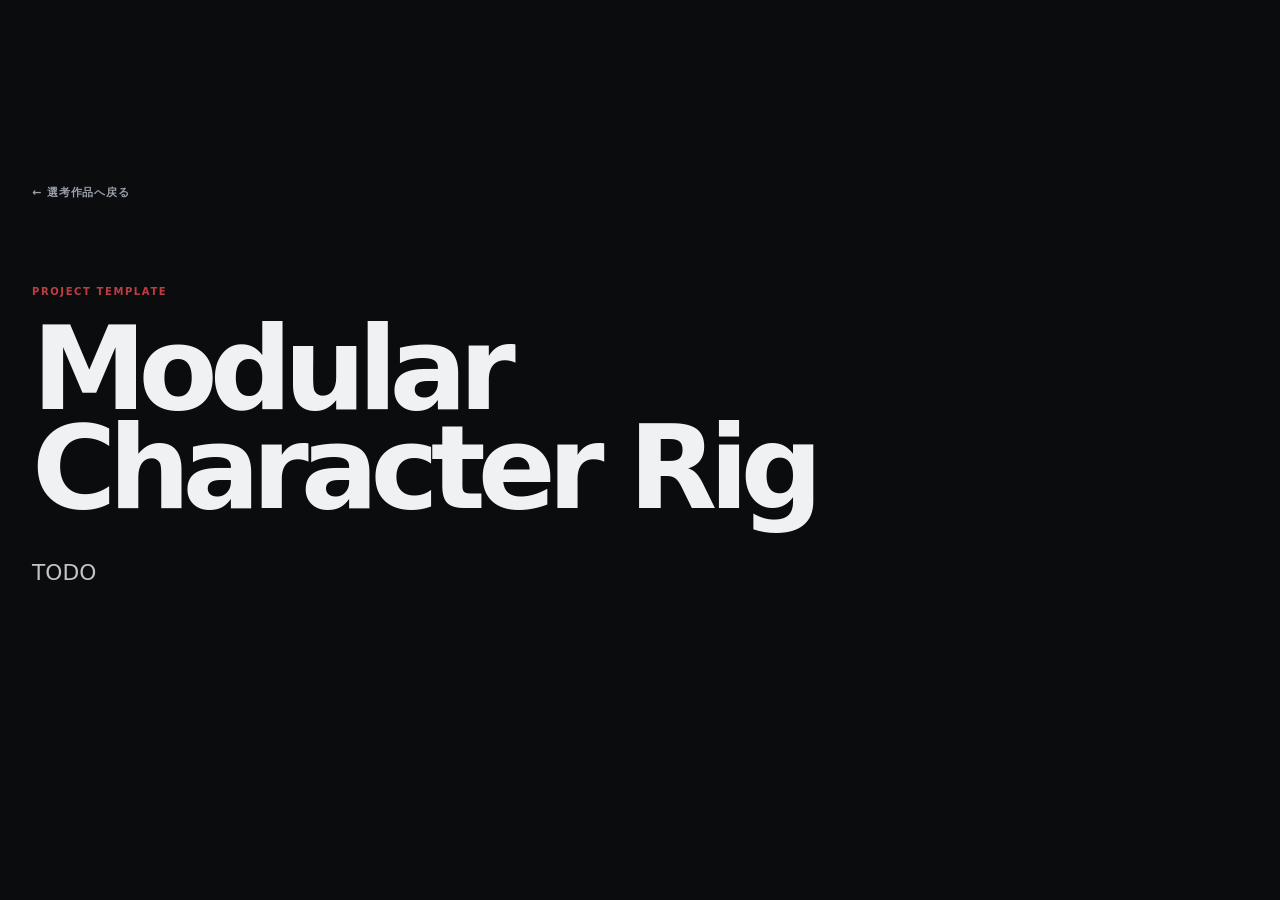
<file: projects/modular-character-rig.html>
<!doctype html><html lang="en"><head><meta charset="utf-8"><meta name="viewport" content="width=device-width,initial-scale=1"><meta name="robots" content="noindex,nofollow"><title>Planned Project Template | Jongyoon Kim</title><link rel="stylesheet" href="../css/reset.css"><link rel="stylesheet" href="../css/style.css"><link rel="stylesheet" href="../css/project.css"><script src="../data/projects.js" defer></script><script src="../data/translations.js" defer></script><script src="../js/i18n.js" defer></script><script src="../js/project-detail.js" defer></script></head><body data-project-id="modular-character-rig"><main id="project-detail" class="project-page"></main></body></html>
</file>
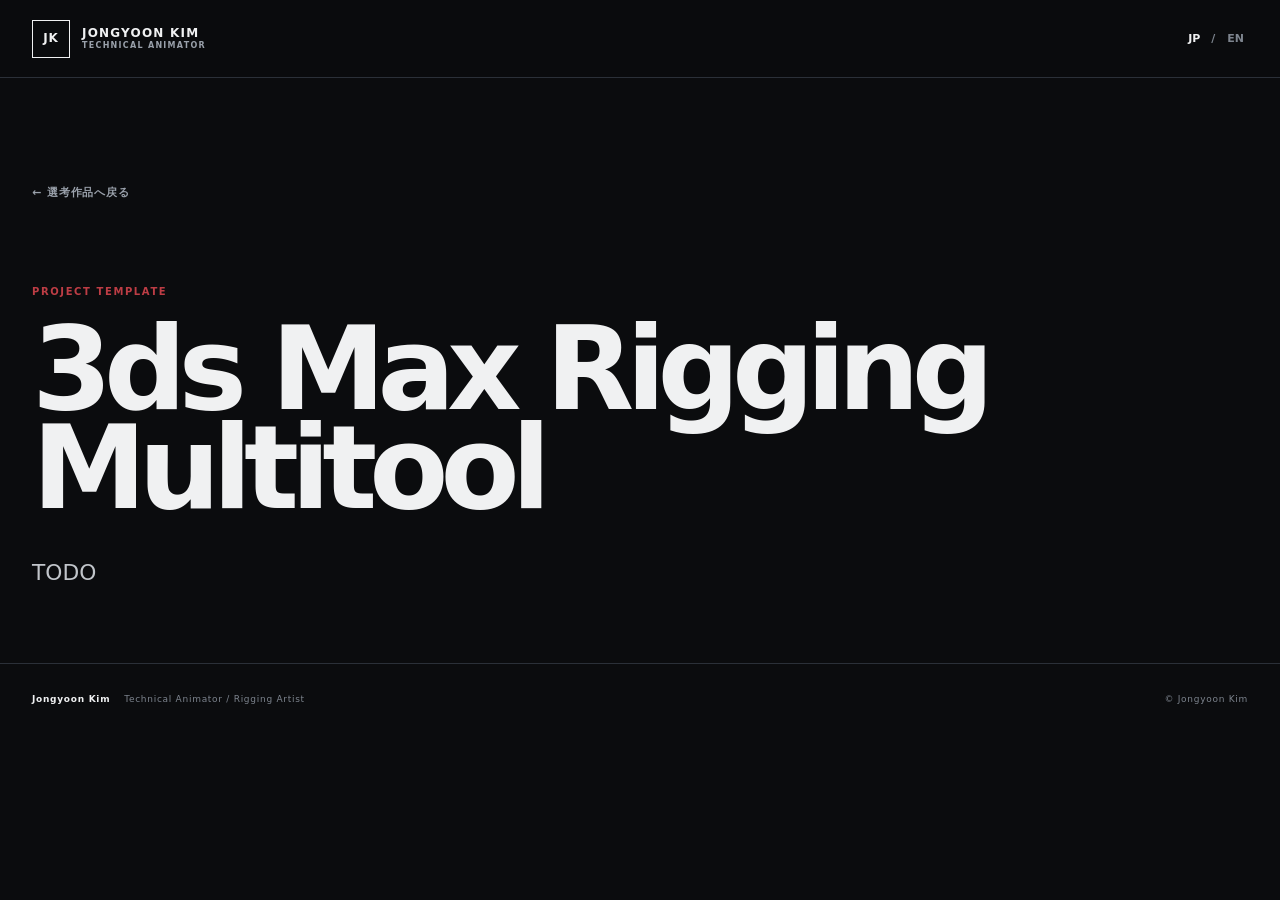
<file: projects/rigging-multitool.html>
<!doctype html><html lang="ja"><head><meta charset="utf-8"><meta name="viewport" content="width=device-width,initial-scale=1"><meta name="description" content="3ds Max Rigging Multitool — a MaxScript automation project by Jongyoon Kim."><meta name="theme-color" content="#0b0c0e"><title>3ds Max Rigging Multitool | Jongyoon Kim</title><link rel="stylesheet" href="../css/reset.css"><link rel="stylesheet" href="../css/style.css"><link rel="stylesheet" href="../css/project.css"><script src="../data/projects.js" defer></script><script src="../data/translations.js" defer></script><script src="../js/i18n.js" defer></script><script src="../js/project-detail.js" defer></script></head><body data-project-id="rigging-multitool"><a class="skip-link" href="#project-detail">Skip to content</a><header class="site-header is-scrolled"><div class="shell header-inner"><a class="brand" href="../index.html"><span class="brand-mark" aria-hidden="true">JK</span><span class="brand-copy">JONGYOON KIM<small>TECHNICAL ANIMATOR</small></span></a><div class="language-switch" aria-label="Language"><button type="button" data-lang="ja" aria-pressed="true">JP</button><span>/</span><button type="button" data-lang="en" aria-pressed="false">EN</button></div></div></header><main id="project-detail" class="project-page"></main><footer class="site-footer"><div class="shell"><div><strong>Jongyoon Kim</strong><span>Technical Animator / Rigging Artist</span></div><p>© Jongyoon Kim</p></div></footer></body></html>
</file>
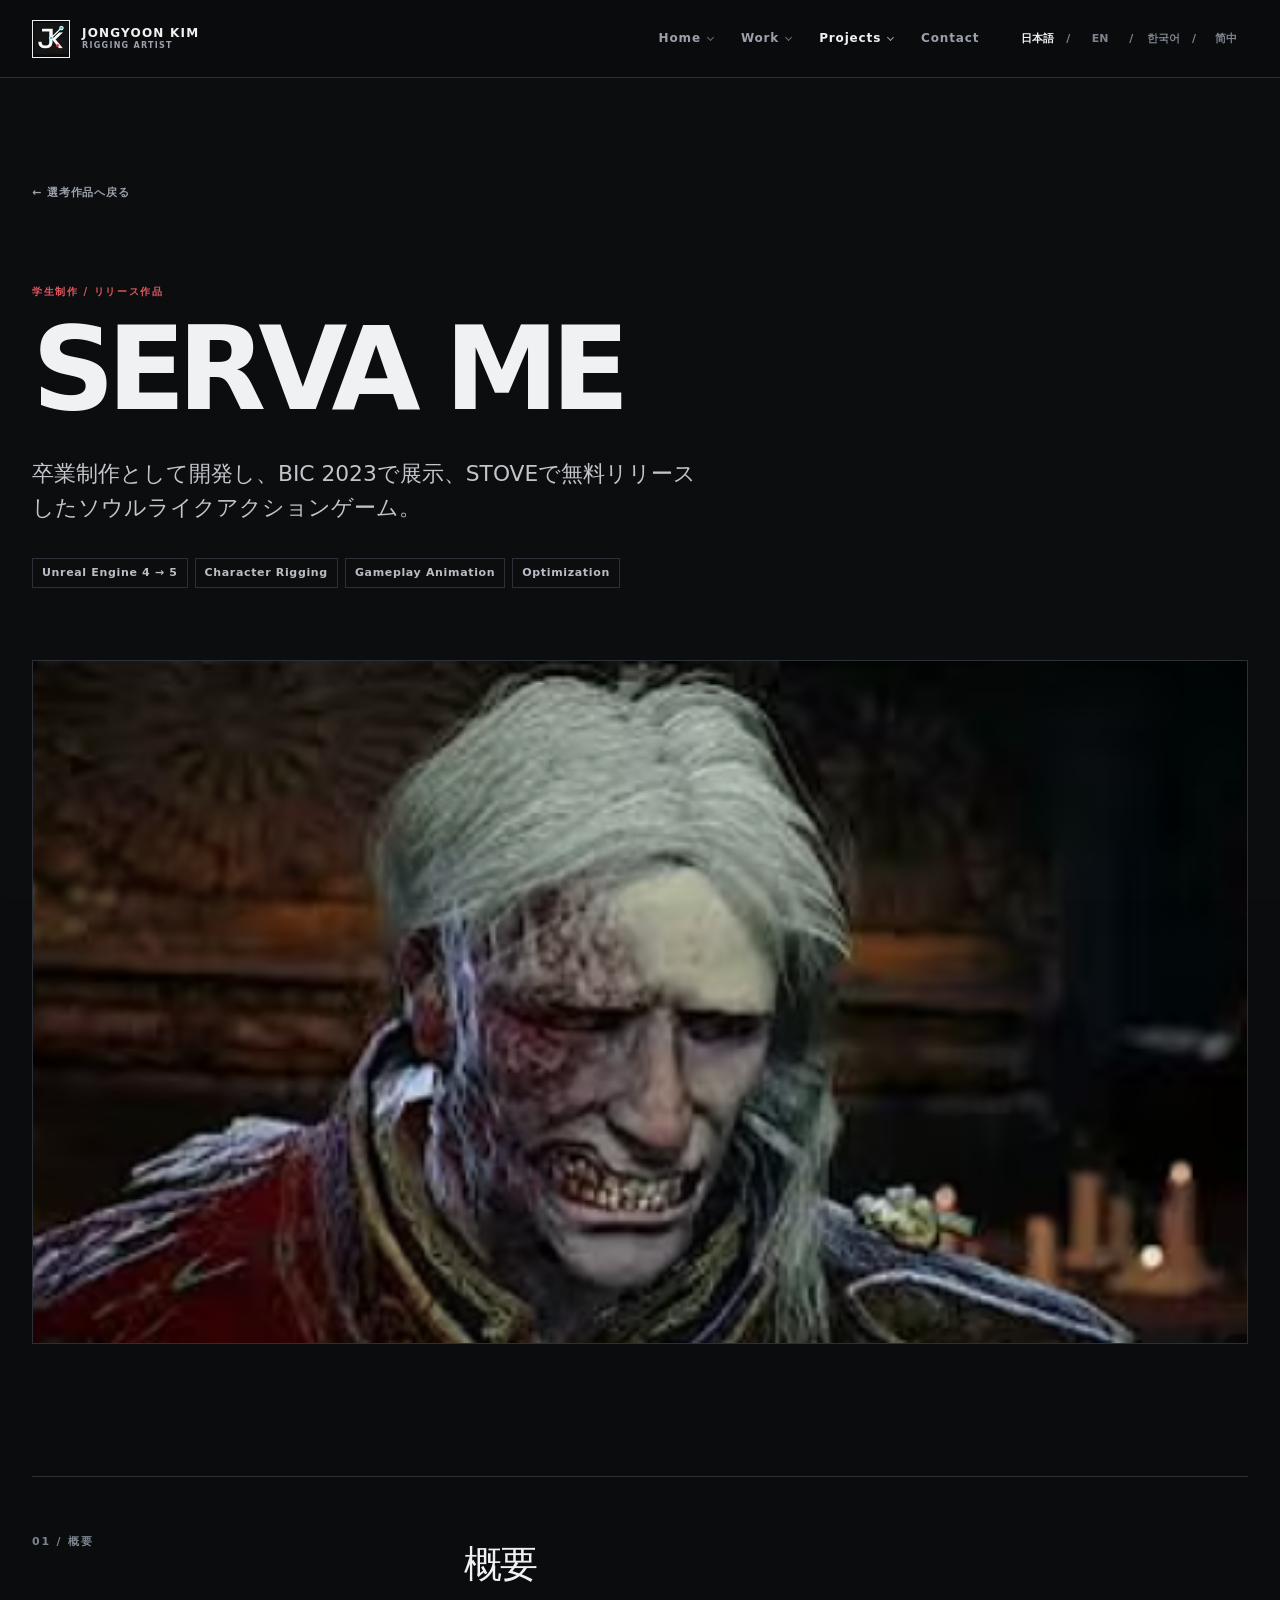
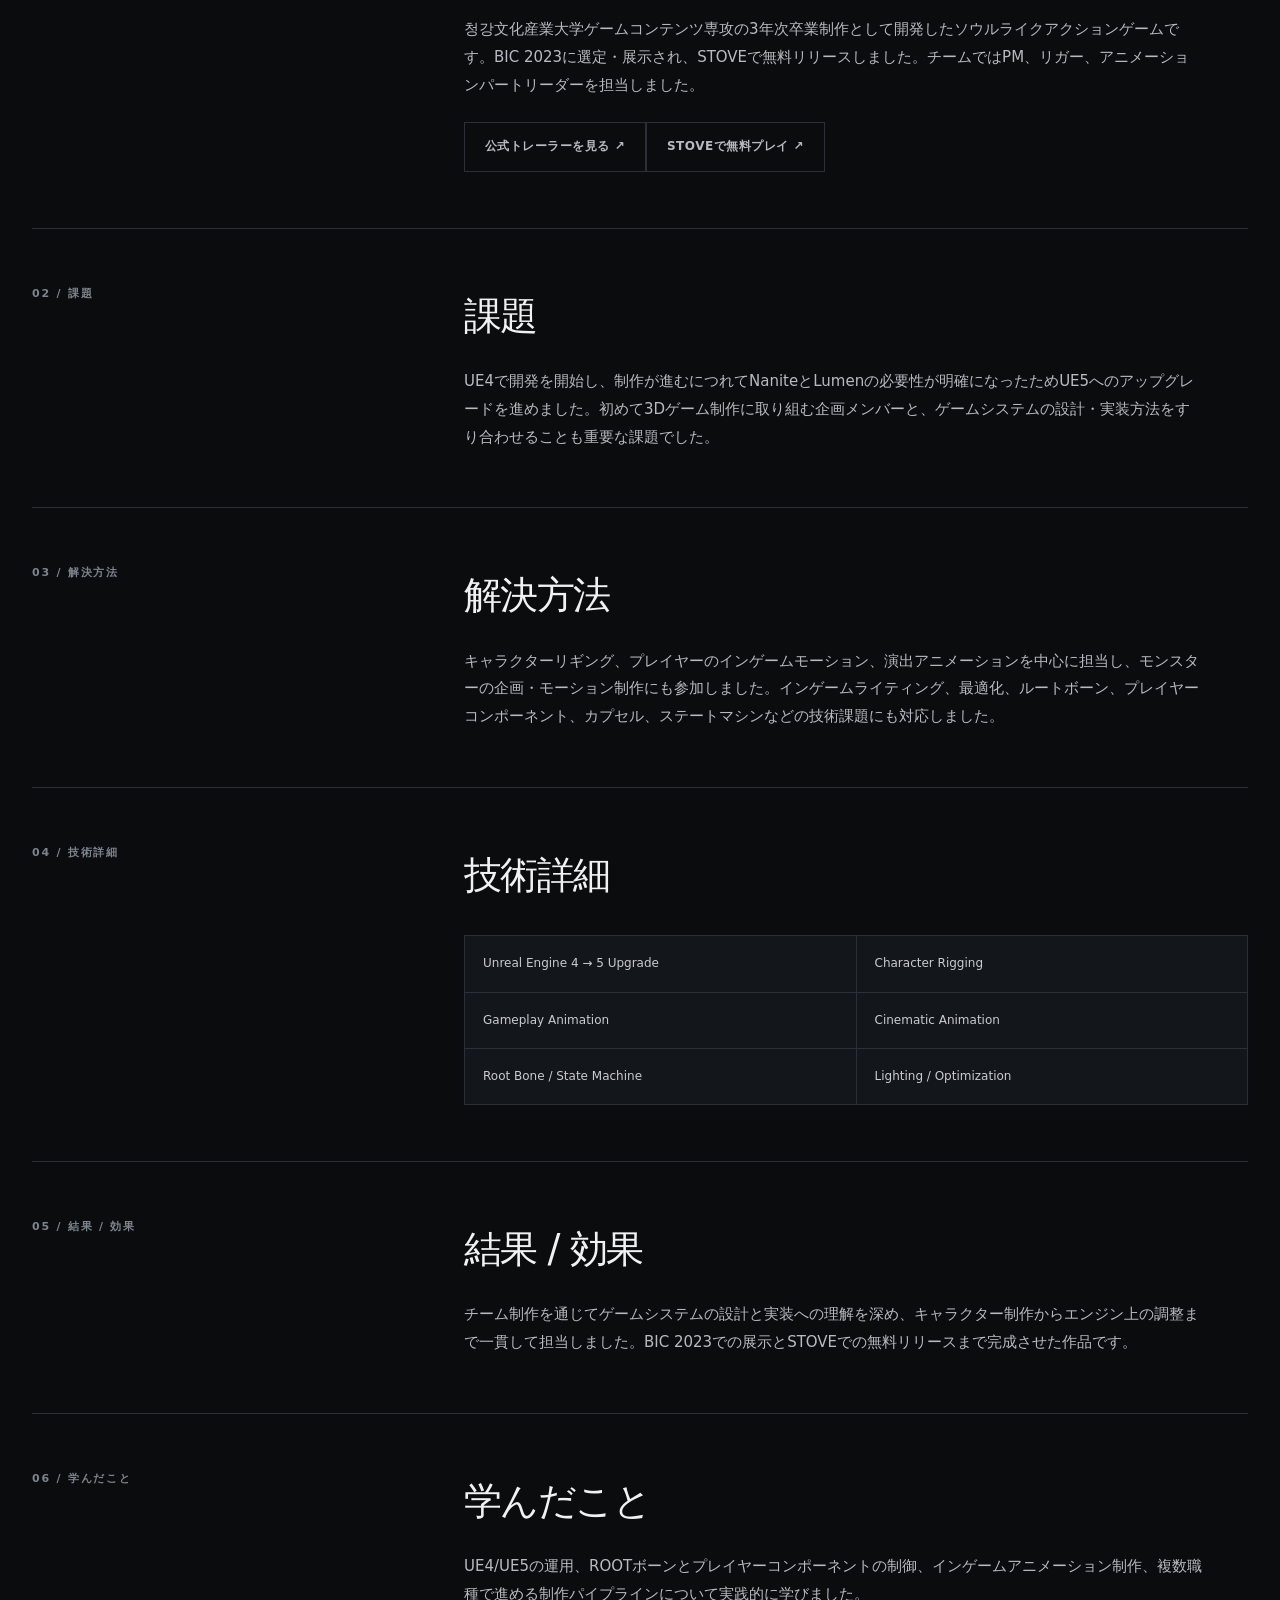
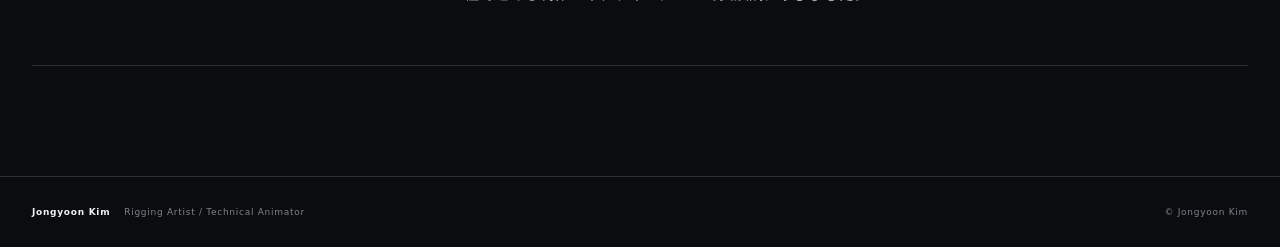
<file: projects/serva-me.html>
<!doctype html>
<html lang="ko">
<head>
  <meta charset="utf-8">
  <meta name="viewport" content="width=device-width,initial-scale=1">
  <meta name="description" content="SERVA ME — graduation project, BIC 2023 selected and exhibited, released for free on STOVE by Jongyoon Kim.">
  <meta property="og:title" content="SERVA ME | Jongyoon Kim">
  <meta property="og:description" content="A soulslike action game developed as a graduation project, exhibited at BIC 2023 and released for free on STOVE.">
  <meta property="og:type" content="article">
  <meta property="og:image" content="https://jongyoon-kim000000.github.io/portfolio/assets/serva-me-thumbnail.png">
  <meta name="twitter:card" content="summary_large_image">
  <link rel="icon" type="image/png" href="../assets/icons/jongyoon-kim-mark.png">
  <title>SERVA ME | Jongyoon Kim</title>
  <link rel="stylesheet" href="../css/reset.css">
  <link rel="stylesheet" href="../css/style.css">
  <link rel="stylesheet" href="../css/project.css">
  <link rel="stylesheet" href="../css/project-video.css">
  <link rel="stylesheet" href="../css/polish.css?v=20260915-1">
  <script src="../data/projects.js" defer></script>
  <script src="../data/translations.js?v=20260915-1" defer></script>
  <script src="../js/i18n.js" defer></script>
  <script src="../js/project-detail.js" defer></script>
  <script src="../js/main.js?v=20260915-1" defer></script>
  <script src="../js/visuals.js" defer></script>
</head>
<body data-project-id="serva-me">
  <a class="skip-link" href="#project-detail" data-i18n="accessibility.skip">Skip to content</a>
  <header class="site-header is-scrolled">
    <div class="shell header-inner">
      <a class="brand" href="../index.html"><span class="brand-mark" aria-hidden="true"><img src="../assets/icons/jongyoon-kim-mark.png" alt=""></span><span class="brand-copy">JONGYOON KIM<small>RIGGING ARTIST</small></span></a>
      <button class="nav-toggle" type="button" aria-expanded="false" aria-controls="primary-nav"><span class="sr-only" data-i18n="nav.menu">Menu</span><span></span><span></span></button>
      <nav id="primary-nav" class="primary-nav" aria-label="Primary navigation">
        <div class="nav-item">
          <a href="../index.html" data-i18n="nav.home">Home</a>
          <div class="nav-sub">
            <a href="../index.html#work" data-i18n="work.title">主要作品</a>
            <a href="../index.html#production" data-i18n="nav.production">Production</a>
            <a href="../index.html#growth" data-i18n="nav.growth">Growth</a>
            <a href="../index.html#skills" data-i18n="nav.skills">Skills</a>
            <a href="../index.html#about" data-i18n="nav.about">About</a>
          </div>
        </div>
        <div class="nav-item">
          <a href="../work.html" data-i18n="nav.work">Work</a>
          <div class="nav-sub">
            <a href="../work.html" data-i18n="work.libraryCta">DCC Media Library</a>
            <a href="../work.html?tool=max" data-i18n="media.category.max">3ds Max</a>
            <a href="../work.html?tool=maya" data-i18n="media.category.maya">Maya</a>
            <a href="../work.html?tool=motionbuilder" data-i18n="media.category.motionbuilder">MotionBuilder</a>
            <a href="../work.html?tool=ue5" data-i18n="media.category.ue5">Unreal Engine 5</a>
          </div>
        </div>
        <div class="nav-item"><a href="serva-me.html" aria-current="page" data-i18n="nav.projects">Projects</a><div class="nav-sub"><a href="serva-me.html">SERVA ME</a><a href="aion2.html">AION 2</a><a href="project-tal.html" data-i18n="media.projectTal">Project TAL</a></div></div>
        <a href="../index.html#contact" data-i18n="nav.contact">Contact</a>
      </nav>
      <div class="language-switch" aria-label="Language"><button type="button" data-lang="ja" aria-label="日本語" aria-pressed="true">日本語</button><span aria-hidden="true">/</span><button type="button" data-lang="en" aria-label="English" aria-pressed="false">EN</button><span aria-hidden="true">/</span><button type="button" data-lang="ko" aria-label="한국어" aria-pressed="false">한국어</button><span aria-hidden="true">/</span><button type="button" data-lang="zh" aria-label="简体中文" aria-pressed="false">简中</button></div>
    </div>
  </header>
  <main id="project-detail" class="project-page" tabindex="-1"></main>
  <footer class="site-footer"><div class="shell"><div><strong>Jongyoon Kim</strong><span>Rigging Artist / Technical Animator</span></div><p>© Jongyoon Kim</p></div></footer>
</body>
</html>
</file>
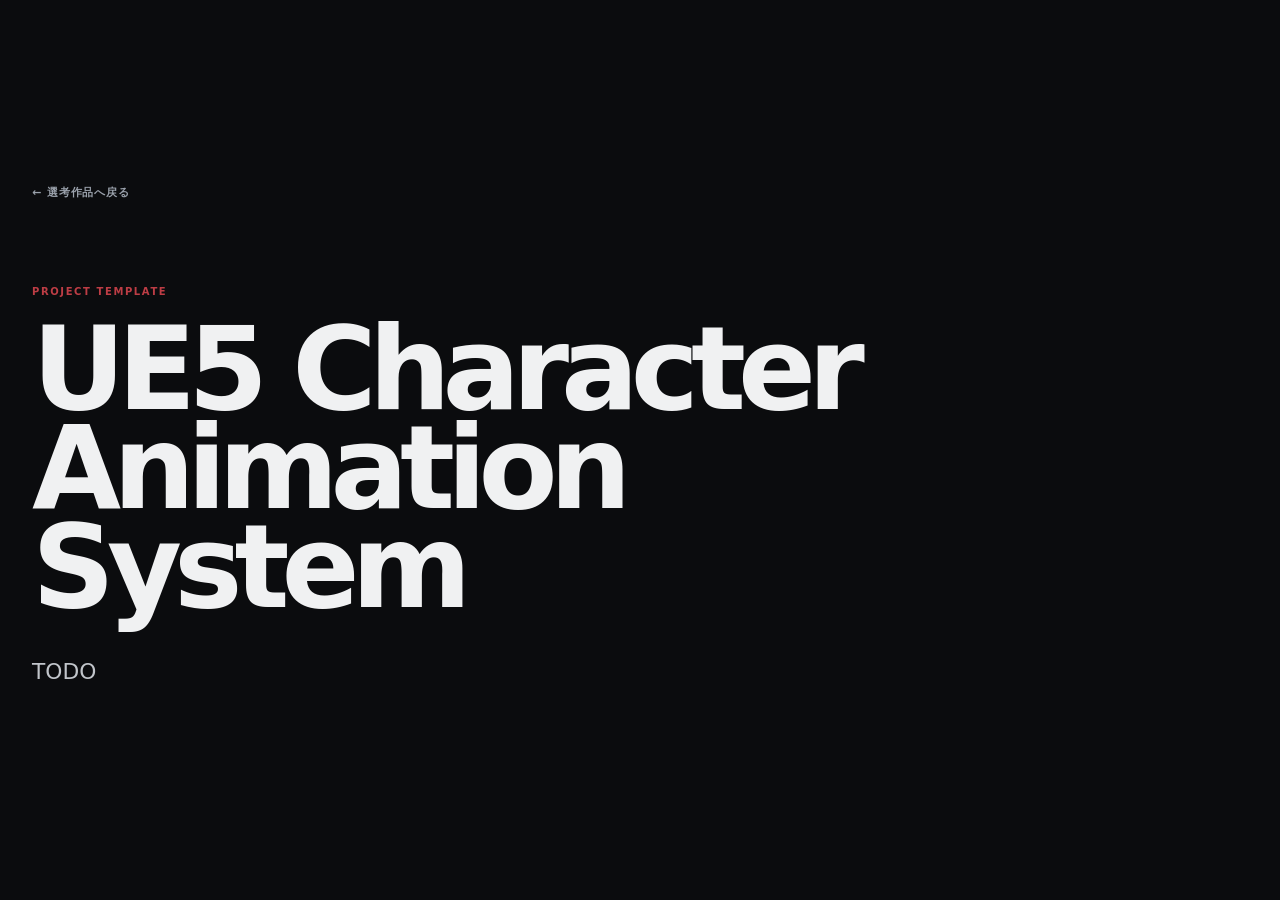
<file: projects/ue5-animation-system.html>
<!doctype html><html lang="en"><head><meta charset="utf-8"><meta name="viewport" content="width=device-width,initial-scale=1"><meta name="robots" content="noindex,nofollow"><title>Planned Project Template | Jongyoon Kim</title><link rel="stylesheet" href="../css/reset.css"><link rel="stylesheet" href="../css/style.css"><link rel="stylesheet" href="../css/project.css"><script src="../data/projects.js" defer></script><script src="../data/translations.js" defer></script><script src="../js/i18n.js" defer></script><script src="../js/project-detail.js" defer></script></head><body data-project-id="ue5-animation-system"><main id="project-detail" class="project-page"></main></body></html>
</file>
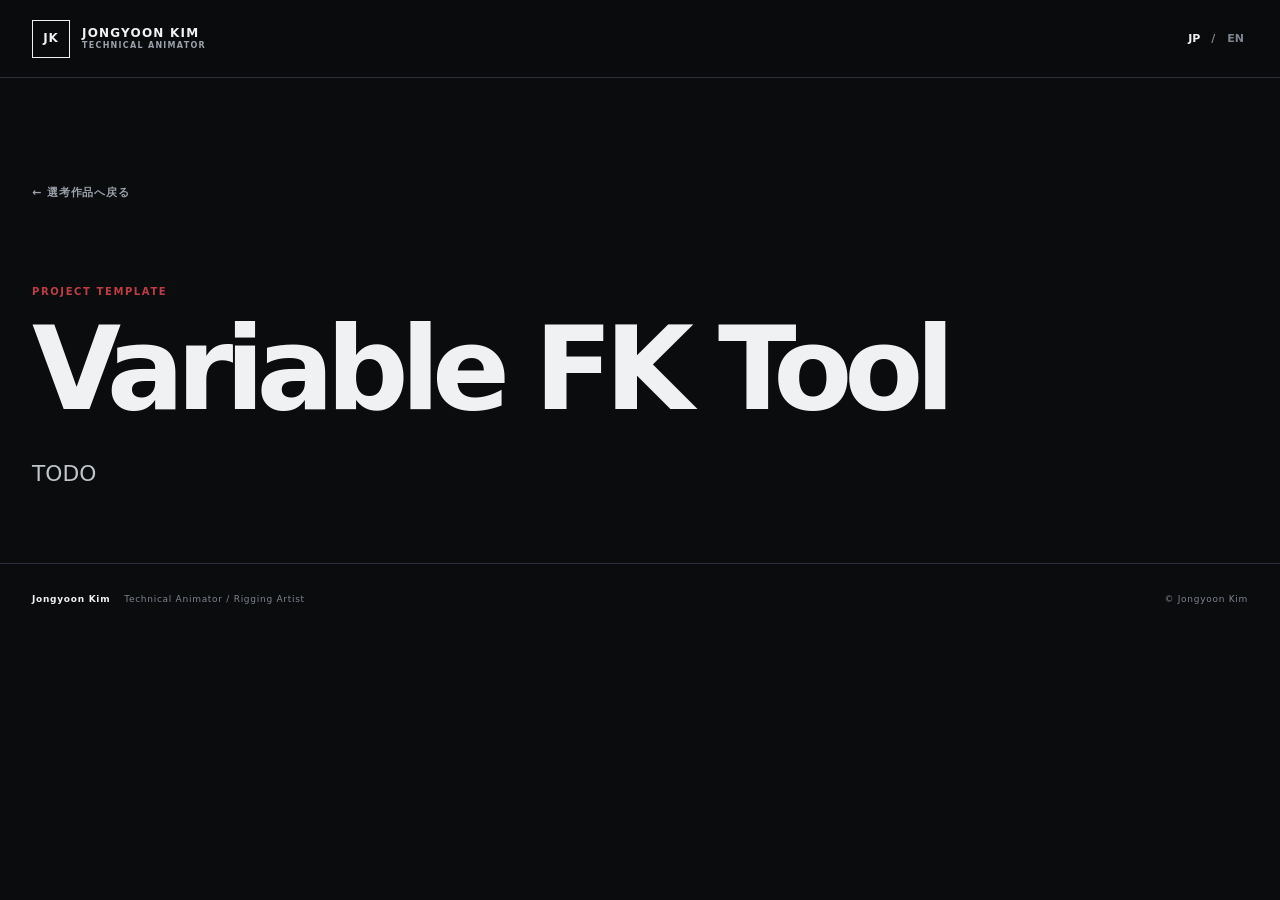
<file: projects/variable-fk.html>
<!doctype html><html lang="ja"><head><meta charset="utf-8"><meta name="viewport" content="width=device-width,initial-scale=1"><meta name="description" content="Variable FK Tool — a 3ds Max and MaxScript rigging project by Jongyoon Kim."><meta name="theme-color" content="#0b0c0e"><title>Variable FK Tool | Jongyoon Kim</title><link rel="stylesheet" href="../css/reset.css"><link rel="stylesheet" href="../css/style.css"><link rel="stylesheet" href="../css/project.css"><script src="../data/projects.js" defer></script><script src="../data/translations.js" defer></script><script src="../js/i18n.js" defer></script><script src="../js/project-detail.js" defer></script></head><body data-project-id="variable-fk"><a class="skip-link" href="#project-detail">Skip to content</a><header class="site-header is-scrolled"><div class="shell header-inner"><a class="brand" href="../index.html"><span class="brand-mark" aria-hidden="true">JK</span><span class="brand-copy">JONGYOON KIM<small>TECHNICAL ANIMATOR</small></span></a><div class="language-switch" aria-label="Language"><button type="button" data-lang="ja" aria-pressed="true">JP</button><span>/</span><button type="button" data-lang="en" aria-pressed="false">EN</button></div></div></header><main id="project-detail" class="project-page"></main><footer class="site-footer"><div class="shell"><div><strong>Jongyoon Kim</strong><span>Technical Animator / Rigging Artist</span></div><p>© Jongyoon Kim</p></div></footer></body></html>
</file>
<file: css/style.css>
:root{--bg-deep:#07080a;--bg:#0b0c0e;--surface:#13161b;--surface-2:#191d24;--surface-3:#20252e;--text:#f0f1f2;--muted:#9aa1ab;--faint:#7d848e;--border:#2b3038;--border-bright:rgba(255,255,255,.10);--accent:#bd3d45;--accent-bright:#e0565f;--accent-soft:rgba(189,61,69,.15);--accent-2:#5fb6d4;--accent-2-soft:rgba(95,182,212,.12);--grad-accent:linear-gradient(120deg,var(--accent-bright),var(--accent) 55%,#7c333c);--grad-duo:linear-gradient(135deg,rgba(189,61,69,.14),rgba(95,182,212,.09));--grad-line:linear-gradient(90deg,transparent,var(--accent) 30%,var(--accent-2) 70%,transparent);--grad-text:linear-gradient(105deg,#f0f1f2 30%,#aeb8c8 50%,#f0f1f2 70%);--glow-accent:0 0 44px rgba(189,61,69,.28);--glow-cyan:0 0 44px rgba(95,182,212,.20);--shadow-1:0 2px 10px rgba(0,0,0,.35);--shadow-2:0 14px 40px rgba(0,0,0,.45),0 0 0 1px var(--border-bright);--shadow-3:0 28px 80px rgba(0,0,0,.55),0 0 0 1px var(--border-bright);--ambient-red:radial-gradient(ellipse 60% 45% at 18% 8%,rgba(189,61,69,.10),transparent 65%);--ambient-cyan:radial-gradient(ellipse 55% 40% at 85% 90%,rgba(95,182,212,.07),transparent 65%);--shell:min(1240px,calc(100vw - 64px));--header:78px;--ease:cubic-bezier(.2,.7,.2,1);--ease-spring:cubic-bezier(.34,1.56,.64,1);--space-section:clamp(72px,9vh,104px);--space-heading:44px}
html{background:var(--bg);color:var(--text);font-family:Inter,"Noto Sans JP","Noto Sans KR",system-ui,-apple-system,BlinkMacSystemFont,"Segoe UI",sans-serif;font-size:16px}body{min-width:320px;background:var(--bg);line-height:1.6;overflow-x:hidden}.shell{width:var(--shell);margin-inline:auto}.sr-only{position:absolute;width:1px;height:1px;padding:0;margin:-1px;overflow:hidden;clip:rect(0,0,0,0);white-space:nowrap;border:0}.skip-link{position:fixed;z-index:1000;left:16px;top:-60px;background:var(--text);color:var(--bg);padding:10px 16px}.skip-link:focus{top:16px}a:focus-visible,button:focus-visible{outline:2px solid var(--text);outline-offset:4px}
.site-header{height:var(--header);position:fixed;inset:0 0 auto;z-index:100;background:rgba(11,12,14,.88);border-bottom:1px solid transparent;backdrop-filter:blur(18px);transition:border-color .2s}.site-header.is-scrolled{border-color:var(--border)}.header-inner{height:100%;display:flex;align-items:center;gap:36px}.brand{display:flex;align-items:center;gap:12px;margin-right:auto}.brand-mark{display:grid;place-items:center;width:38px;height:38px;border:1px solid var(--text);font-size:12px;font-weight:800;letter-spacing:.08em}.brand-copy{display:flex;flex-direction:column;font-size:12px;font-weight:750;letter-spacing:.1em;line-height:1.25}.brand-copy small{color:var(--muted);font-size:8px;letter-spacing:.16em}.primary-nav{display:flex;align-items:center;gap:28px}.primary-nav a{color:var(--muted);font-size:12px;font-weight:650;letter-spacing:.07em;transition:color .2s}.primary-nav a:hover,.primary-nav a[aria-current="true"]{color:var(--text)}.language-switch{display:flex;align-items:center;gap:7px;color:var(--faint);font-size:11px;font-weight:800;letter-spacing:.08em}.language-switch button{border:0;background:none;color:var(--faint);padding:4px;cursor:pointer}.language-switch button[aria-pressed="true"]{color:var(--text)}.nav-toggle{display:none;border:0;background:none;color:var(--text);padding:10px}.nav-toggle span:not(.sr-only){display:block;width:22px;height:1px;background:currentColor;margin:6px 0;transition:transform .2s}
.hero{min-height:min(92svh,900px);padding-top:calc(var(--header) + 72px);display:flex;flex-direction:column;justify-content:flex-end;background-image:var(--ambient-red),var(--ambient-cyan)}.hero-grid{display:grid;grid-template-columns:minmax(0,1.2fr) minmax(320px,.8fr);gap:9vw;align-items:end;margin:auto 0}.eyebrow{display:flex;align-items:center;gap:9px;color:var(--muted);font-size:11px;font-weight:700;letter-spacing:.12em;text-transform:uppercase}.status-dot{width:6px;height:6px;background:var(--accent);border-radius:50%;box-shadow:0 0 0 5px var(--accent-soft)}.hero h1{margin-top:22px;font-weight:800;letter-spacing:-.075em;line-height:.78}.hero-role{margin-top:36px;font-size:clamp(28px,3.3vw,52px);font-weight:300;letter-spacing:-.04em;line-height:1.02}.hero-role span{color:var(--muted)}.hero-intro{padding-bottom:6px}.hero-focus{max-width:590px;color:var(--text);font-size:14px;font-weight:650;line-height:2}.hero-focus i{color:var(--accent);font-style:normal;margin:0 5px}.hero-summary{max-width:600px;margin-top:26px;color:#c3c7cd;font-size:clamp(16px,1.4vw,20px);line-height:1.8}.hero-actions{display:flex;gap:12px;margin-top:38px}.button{min-height:50px;display:inline-flex;align-items:center;justify-content:space-between;gap:32px;padding:0 20px;border:1px solid var(--border);font-size:12px;font-weight:750;letter-spacing:.04em;transition:background .2s,border-color .2s,color .2s}.button-primary{background:var(--text);border-color:var(--text);color:var(--bg)}.button-primary:hover{background:var(--accent);border-color:var(--accent);color:#fff}.button-ghost:hover{border-color:var(--text)}.quick-info{display:grid;grid-template-columns:repeat(4,1fr);margin-top:56px;border-top:1px solid var(--border)}.quick-info>div{padding:22px 22px 24px 0;border-right:1px solid var(--border)}.quick-info>div:not(:first-child){padding-left:22px}.quick-info dt{color:var(--faint);font-size:9px;font-weight:800;letter-spacing:.16em;text-transform:uppercase}.quick-info dd{margin-top:8px;font-size:12px;font-weight:600}
.section{padding-block:var(--space-section)}.section-surface{position:relative;background-color:var(--surface);background-image:var(--ambient-red)}.section-surface::after{content:"";position:absolute;left:0;right:0;top:0;height:1px;background:var(--grad-line);opacity:.55}.section-heading{display:grid;grid-template-columns:1fr 2fr;gap:32px;margin-bottom:var(--space-heading);align-items:start}.section-heading h2{font-size:clamp(38px,5vw,72px);font-weight:500;letter-spacing:-.045em;line-height:1}.section-heading>div>p{max-width:580px;margin-top:18px;color:var(--muted);font-size:15px}.section-index{color:var(--faint);font-size:10px;font-weight:800;letter-spacing:.18em}.project-grid{display:grid;grid-template-columns:repeat(2,minmax(0,1fr));gap:18px}.project-card{border:1px solid var(--border);background:var(--surface);overflow:hidden;transition:transform .25s var(--ease),border-color .25s}.project-card:hover{transform:translateY(-4px);border-color:#4a4f56}.project-visual{aspect-ratio:16/9;position:relative;display:flex;align-items:flex-end;padding:24px;overflow:hidden;background-color:#121419;background-image:linear-gradient(rgba(255,255,255,.04) 1px,transparent 1px),linear-gradient(90deg,rgba(255,255,255,.04) 1px,transparent 1px);background-size:32px 32px}.project-visual::before{content:"";position:absolute;width:55%;aspect-ratio:1;border:1px solid rgba(255,255,255,.16);border-radius:50%;top:-20%;right:-5%;box-shadow:0 0 0 38px rgba(255,255,255,.025),0 0 0 76px rgba(255,255,255,.018)}.project-visual::after{content:"";position:absolute;left:0;right:0;bottom:0;height:60%;background:linear-gradient(transparent,rgba(8,9,11,.8))}.project-visual.production{background-color:#171112;background-image:linear-gradient(rgba(189,61,69,.08) 1px,transparent 1px),linear-gradient(90deg,rgba(189,61,69,.08) 1px,transparent 1px);background-size:32px 32px}.visual-label{position:relative;z-index:1;display:flex;flex-direction:column;font-size:clamp(26px,3.2vw,48px);font-weight:750;letter-spacing:-.05em;line-height:.9}.visual-label small{margin-bottom:10px;color:var(--muted);font-size:9px;letter-spacing:.16em}.project-card-body{padding:28px}.project-card-topline{display:flex;justify-content:space-between;gap:16px;color:var(--muted);font-size:9px;font-weight:750;letter-spacing:.14em;text-transform:uppercase}.project-card h3{margin-top:16px;font-size:24px;letter-spacing:-.03em}.project-card-summary{min-height:52px;margin-top:10px;color:var(--muted);font-size:14px}.tag-list{display:flex;flex-wrap:wrap;gap:7px;margin-top:24px}.tag{padding:5px 9px;border:1px solid var(--border);color:#b9bdc3;font-size:9px;font-weight:700;letter-spacing:.06em}.text-link{display:inline-block;margin-top:28px;font-size:11px;font-weight:750;letter-spacing:.06em}.project-card:hover .text-link{color:#fff}.production-card{display:grid;grid-template-columns:.78fr 1.22fr;border-top:1px solid var(--border)}.production-meta{padding:42px 48px 40px 0;border-right:1px solid var(--border)}.production-meta h3{margin-top:36px;font-size:clamp(28px,3.2vw,48px);letter-spacing:-.04em;line-height:1.1}.production-meta>p:not(.eyebrow){margin-top:10px;color:var(--muted);font-size:13px}.responsibility-grid{display:grid;grid-template-columns:repeat(2,1fr)}.responsibility{padding:38px;border-right:1px solid var(--border);border-bottom:1px solid var(--border)}.responsibility:nth-child(even){border-right:0}.responsibility:nth-last-child(-n+2){border-bottom:0}.responsibility .number{color:var(--accent);font-size:10px;font-weight:800}.responsibility h4{margin-top:26px;font-size:17px}.responsibility p{margin-top:10px;color:var(--muted);font-size:12px;line-height:1.75}.timeline{display:grid;grid-template-columns:repeat(auto-fit,minmax(0,1fr));position:relative}.timeline::before{content:"";position:absolute;left:0;right:0;top:7px;height:1px;background:var(--border)}.timeline-item{position:relative;padding:35px 28px 0 0}.timeline-item::before{content:"";position:absolute;top:3px;left:0;width:9px;height:9px;border:2px solid var(--bg);background:var(--faint);border-radius:50%;box-shadow:0 0 0 1px var(--border)}.timeline-item.current::before{background:var(--accent);box-shadow:0 0 0 5px var(--accent-soft)}.timeline-year{color:var(--muted);font-size:11px;font-weight:800;letter-spacing:.1em}.timeline-item h3{margin-top:16px;font-size:16px;line-height:1.35}.timeline-item p{margin-top:10px;color:var(--muted);font-size:11px}.skill-groups{display:grid;grid-template-columns:1.15fr .85fr .85fr;gap:1px;background:var(--border);border:1px solid var(--border)}.skill-group{background:var(--surface);padding:34px}.skill-group-heading{display:flex;align-items:center;justify-content:space-between;padding-bottom:24px;border-bottom:1px solid var(--border)}.skill-group-heading h3{font-size:17px}.skill-count{color:var(--faint);font-size:10px}.skill-list li{display:flex;align-items:flex-start;justify-content:space-between;gap:18px;padding:16px 0;border-bottom:1px solid var(--border)}.skill-list li:last-child{border-bottom:0}.skill-name{font-size:13px;font-weight:650}.skill-detail{display:block;margin-top:3px;color:var(--muted);font-size:10px;font-weight:400}.skill-status{flex:none;color:var(--faint);font-size:8px;font-weight:800;letter-spacing:.1em;text-transform:uppercase}.skill-status.production{color:#d2d5d9}.skill-status.learning{color:#b8797d}.about-grid{display:grid;grid-template-columns:1fr 2fr;gap:32px}.section-heading-stacked{display:block;margin:0}.section-heading-stacked h2{max-width:420px;margin-top:30px}.about-copy{max-width:780px}.about-copy>p{font-size:clamp(18px,2vw,26px);font-weight:350;letter-spacing:-.02em;line-height:1.65}.about-copy>p+p{margin-top:24px;color:var(--muted)}.about-copy blockquote{margin-top:46px;padding-left:24px;border-left:2px solid var(--accent);color:#c4c8cd;font-size:14px}.credentials{grid-column:1/-1;display:grid;grid-template-columns:repeat(3,1fr);gap:1px;margin-top:64px}.credentials article{padding:30px 32px;border:1px solid var(--border)}.credentials h3{margin-top:28px;font-size:17px;line-height:1.4}.credentials article>p:not(.section-index){margin-top:8px;color:var(--muted);font-size:11px}.contact{padding-block:88px;background-color:var(--bg-deep);background-image:var(--ambient-red),var(--ambient-cyan)}.contact-inner{text-align:center}.contact h2{margin-top:28px;font-size:clamp(42px,6.5vw,92px);font-weight:450;letter-spacing:-.055em;line-height:1.05;color:transparent;background:var(--grad-text);background-clip:text;-webkit-background-clip:text}.contact-email{display:inline-flex;gap:24px;margin-top:40px;padding-bottom:5px;border-bottom:1px solid var(--faint);font-size:clamp(17px,2vw,26px)}.social-links{display:flex;justify-content:center;flex-wrap:wrap;gap:28px;margin-top:55px}.social-links a{color:var(--muted);font-size:11px;font-weight:700;letter-spacing:.07em}.social-links a:hover{color:var(--text)}.site-footer{border-top:1px solid var(--border);padding-block:28px}.site-footer .shell{display:flex;justify-content:space-between;align-items:center;color:var(--faint);font-size:9px;letter-spacing:.08em}.site-footer .shell>div{display:flex;gap:14px}.site-footer strong{color:var(--text)}
@media(max-width:900px){:root{--shell:min(100% - 40px,760px)}.primary-nav{position:fixed;inset:var(--header) 0 auto;background:var(--bg);border-bottom:1px solid var(--border);padding:28px 20px;display:none;flex-direction:column;align-items:flex-start;gap:22px}.primary-nav.is-open{display:flex}.primary-nav a{font-size:16px}.nav-toggle{display:block}.language-switch{margin-left:0}.hero{min-height:auto;padding-top:150px}.hero-grid{grid-template-columns:1fr;gap:60px}.hero-intro{max-width:660px}.quick-info{grid-template-columns:repeat(2,1fr)}.quick-info>div:nth-child(2){border-right:0}.quick-info>div:nth-child(n+3){border-top:1px solid var(--border)}.section-heading,.about-grid{grid-template-columns:1fr;gap:24px}.project-grid{grid-template-columns:1fr}.project-card-summary{min-height:0}.production-card{grid-template-columns:1fr}.production-meta{border-right:0;border-bottom:1px solid var(--border);padding-right:0}.timeline{grid-template-columns:repeat(2,1fr);gap:38px 0}.timeline::before{display:none}.timeline-item{padding-top:24px;border-top:1px solid var(--border)}.timeline-item::before{top:-5px}.skill-groups{grid-template-columns:1fr}.credentials{grid-template-columns:1fr}.site-footer .shell{align-items:flex-start}.site-footer .shell>div{flex-direction:column;gap:2px}}
@media(max-width:600px){:root{--shell:calc(100% - 32px);--header:68px}.brand-copy{display:none}.header-inner{gap:14px}.nav-toggle{margin-left:auto}.language-switch{order:2}.hero{padding-top:120px}.hero-role{margin-top:26px}.hero-actions{flex-direction:column;align-items:stretch}.quick-info{grid-template-columns:1fr}.quick-info>div,.quick-info>div:not(:first-child){padding:18px 0;border-right:0;border-top:1px solid var(--border)}.section-heading{margin-bottom:42px}.section-heading h2{font-size:38px}.project-card-body{padding:22px}.production-meta{padding-top:30px}.responsibility-grid{grid-template-columns:1fr}.responsibility,.responsibility:nth-child(even),.responsibility:nth-last-child(-n+2){padding:28px 0;border-right:0;border-bottom:1px solid var(--border)}.responsibility:last-child{border-bottom:0}.timeline{grid-template-columns:1fr;gap:28px}.skill-group{padding:26px 22px}.about-copy>p{font-size:18px}.credentials article{padding:26px 22px}.contact{padding-block:80px}.contact h2{font-size:42px}.site-footer .shell{flex-direction:column;gap:20px}}
@media(prefers-reduced-motion:reduce){html{scroll-behavior:auto}*,*::before,*::after{animation-duration:.01ms!important;animation-iteration-count:1!important;transition-duration:.01ms!important}}
.community-experience{margin-top:64px}.community-card{display:grid;grid-template-columns:1fr 2fr;gap:32px;padding:34px;border:1px solid var(--border);background:linear-gradient(110deg,var(--surface),rgba(189,61,69,.055))}.community-card h3{margin-top:16px;font-size:24px;letter-spacing:-.03em}.community-card .community-period{color:var(--muted);font-size:11px}.community-copy{display:grid;grid-template-columns:1fr 1fr;gap:18px}.community-copy div{padding:20px;border-left:1px solid var(--border)}.community-copy strong{display:block;font-size:12px}.community-copy p{margin-top:8px;color:var(--muted);font-size:11px;line-height:1.75}@media(max-width:700px){.community-card,.community-copy{grid-template-columns:1fr}.community-copy div{padding:18px 0;border-left:0;border-top:1px solid var(--border)}}
.project-thumbnail{position:absolute;inset:0;width:100%;height:100%;object-fit:cover;transition:transform .45s var(--ease)}.project-card:hover .project-thumbnail{transform:scale(1.025)}.media-source{position:absolute;z-index:2;left:20px;bottom:20px;padding:7px 10px;background:rgba(8,9,11,.82);border:1px solid rgba(255,255,255,.25);color:#fff;font-size:8px;font-weight:800;letter-spacing:.14em}.project-grid.is-single{grid-template-columns:1fr}.project-grid>.project-card:first-child{grid-column:1/-1}.project-grid>.project-card:first-child>a{display:grid;grid-template-columns:minmax(0,1.35fr) minmax(330px,.65fr)}.project-grid>.project-card:first-child .project-visual{aspect-ratio:16/9}.project-grid>.project-card:first-child .project-card-body{display:flex;flex-direction:column;justify-content:center}.project-grid>.project-card:first-child .text-link{margin-top:auto;padding-top:28px}@media(max-width:900px){.project-grid>.project-card:first-child>a{display:block}.project-grid>.project-card:first-child .text-link{margin-top:28px;padding-top:0}}
.hero{--motion-x:0;--motion-y:0;position:relative;isolation:isolate}.hero>*{position:relative;z-index:1}.hero::before{content:"";position:absolute;z-index:0;inset:var(--header) -18vw 0 38%;pointer-events:none;opacity:.28;background-image:linear-gradient(rgba(255,255,255,.035) 1px,transparent 1px),linear-gradient(90deg,rgba(255,255,255,.035) 1px,transparent 1px);background-size:42px 42px;mask-image:linear-gradient(110deg,transparent 4%,#000 45%,transparent 92%);transform:translate(calc(var(--motion-x) * -7px),calc(var(--motion-y) * -7px));animation:hero-grid-drift 18s linear infinite}.hero::after{content:"";position:absolute;z-index:0;width:clamp(260px,34vw,560px);aspect-ratio:1;right:-12vw;top:12vh;border:1px solid rgba(255,255,255,.08);border-radius:50%;pointer-events:none;box-shadow:0 0 0 56px rgba(255,255,255,.012),0 0 0 112px rgba(255,255,255,.008);transform:translate(calc(var(--motion-x) * 12px),calc(var(--motion-y) * 12px));transition:transform .8s var(--ease);animation:hero-orbit-breathe 8s ease-in-out infinite}.hero h1{overflow:visible}.hero-name-line{display:block;width:max-content;transform-origin:left bottom;animation:hero-name-in .9s var(--ease) both}.hero-name-line-second{animation-delay:.12s}.hero .eyebrow{animation:hero-rise-in .65s .05s var(--ease) both}.hero-role{animation:hero-rise-in .75s .28s var(--ease) both}.hero-intro{animation:hero-rise-in .75s .4s var(--ease) both}.quick-info{animation:hero-rise-in .7s .56s var(--ease) both}.status-dot{animation:status-pulse 2.8s ease-in-out infinite}@keyframes hero-name-in{from{opacity:0;transform:translateY(52px) skewY(3deg)}to{opacity:1;transform:translateY(0) skewY(0)}}@keyframes hero-rise-in{from{opacity:0;transform:translateY(22px)}to{opacity:1;transform:translateY(0)}}@keyframes hero-grid-drift{to{background-position:42px 42px}}@keyframes hero-orbit-breathe{0%,100%{opacity:.55}50%{opacity:1}}@keyframes status-pulse{0%,100%{box-shadow:0 0 0 5px var(--accent-soft)}50%{box-shadow:0 0 0 9px rgba(189,61,69,0)}}@media(max-width:900px){.hero::before{inset:var(--header) -20vw 0 20%}.hero::after{right:-28vw;top:18vh}}@media(prefers-reduced-motion:reduce){.hero::before,.hero::after,.hero-name-line,.hero .eyebrow,.hero-role,.hero-intro,.quick-info,.status-dot{animation:none!important}.hero::before,.hero::after{transform:none!important}}
.language-list{margin-top:26px}.language-list>div{display:grid;grid-template-columns:86px 1fr;gap:12px;padding:9px 0;border-bottom:1px solid var(--border)}.language-list>div:last-child{border-bottom:0}.language-list dt{color:var(--muted);font-size:10px;font-weight:650}.language-list dd{color:var(--text);font-size:12px;font-weight:700}.language-list small{display:block;margin-top:3px;color:var(--faint);font-size:8px;font-weight:600;letter-spacing:.04em}
.nav-item{position:relative;height:var(--header);display:flex;align-items:center}.nav-item>a{display:inline-flex;align-items:center;gap:7px;color:var(--muted);font-size:12px;font-weight:650;letter-spacing:.07em;transition:color .2s}.nav-item>a::after{content:"";width:5px;height:5px;margin-top:-3px;border-right:1px solid currentColor;border-bottom:1px solid currentColor;transform:rotate(45deg);opacity:.65}.nav-item:hover>a,.nav-item:focus-within>a{color:var(--text)}.nav-sub{position:absolute;top:100%;left:-22px;min-width:212px;padding:10px 0;background:rgba(13,15,18,.96);backdrop-filter:blur(16px);border:1px solid var(--border);box-shadow:var(--shadow-2);opacity:0;visibility:hidden;transform:translateY(10px);transition:opacity .2s var(--ease),transform .2s var(--ease),visibility .2s}.nav-sub::before{content:"";position:absolute;top:0;left:0;right:0;height:1px;background:var(--grad-line);opacity:.7}.nav-item:hover .nav-sub,.nav-item:focus-within .nav-sub{opacity:1;visibility:visible;transform:translateY(0)}.nav-sub a{display:block;padding:10px 22px;color:var(--muted);font-size:11px;font-weight:650;letter-spacing:.06em;transition:color .15s,background .15s}.nav-sub a:hover{color:var(--text);background:rgba(255,255,255,.045)}.button{white-space:nowrap}@media(max-width:900px){.nav-item{display:block;height:auto}.nav-item>a{font-size:16px}.nav-item>a::after{display:none}.nav-sub{position:static;opacity:1;visibility:visible;transform:none;background:none;border:0;box-shadow:none;backdrop-filter:none;min-width:0;margin:12px 0 4px 2px;padding:0 0 0 16px;border-left:1px solid var(--border);display:grid;gap:14px}.nav-sub::before{display:none}.nav-sub a{padding:0;font-size:13px}}
.hero-name-line{color:transparent;background:linear-gradient(110deg,#f0f1f2 0%,#f0f1f2 38%,#ffffff 46%,#aeb8c8 49%,#ffffff 52%,#f0f1f2 60%,#f0f1f2 100%);background-size:260% 100%;background-position:100% 50%;background-clip:text;-webkit-background-clip:text;animation:hero-name-in .9s var(--ease) both,hero-name-glint 7s 1.5s ease-in-out infinite}.hero-name-line-second{animation-delay:.12s,1.65s}@media(prefers-reduced-motion:reduce){.hero-name-line{color:var(--text);background:none!important;-webkit-text-fill-color:currentColor;animation:none!important}}
.hero-name-line{animation:hero-name-in .9s var(--ease) both,hero-name-glint 5.6s .9s ease-in-out infinite,hero-name-electric 5.6s 2.7s steps(1,end) infinite}.hero-name-line-second{animation-delay:.12s,1.05s,2.84s}@keyframes hero-name-glint{0%,45%{background-position:110% 50%;text-shadow:none}64%{background-position:-45% 50%;text-shadow:0 0 30px rgba(225,232,242,.2)}65%,100%{background-position:-45% 50%;text-shadow:none}}@media(prefers-reduced-motion:reduce){.hero-name-line{translate:0!important;filter:none!important}}
.hero{overflow:clip}.hero h1{max-width:100%}@media(max-width:600px){.hero-name-line{max-width:100%}}
body{position:relative}main,.site-footer{position:relative;z-index:1}.scroll-progress{--scroll-progress:0;position:fixed;z-index:250;left:0;top:0;width:100%;height:2px;pointer-events:none;background:var(--grad-line);transform:scaleX(var(--scroll-progress));transform-origin:left center;box-shadow:0 0 14px rgba(189,61,69,.55)}.reveal-item{opacity:0;transform:translateY(24px);transition:opacity .7s var(--ease),transform .7s var(--ease)}.reveal-item.reveal-left{transform:translateX(-28px)}.reveal-item.reveal-scale{transform:translateY(18px) scale(.97)}.reveal-item.is-visible{opacity:1;transform:none}.button{position:relative;overflow:hidden}.button::before{content:"";position:absolute;inset:-2px auto -2px -45%;width:35%;pointer-events:none;background:linear-gradient(90deg,transparent,rgba(255,255,255,.35),transparent);transform:skewX(-18deg);transition:left .55s var(--ease)}.button:hover::before{left:120%}.quick-info{position:relative;overflow:hidden}.quick-info::before{content:"";position:absolute;z-index:2;left:-24%;top:-1px;width:24%;height:2px;background:linear-gradient(90deg,transparent,var(--accent),#f4f6f8,transparent);animation:quick-scan 7s 1.8s var(--ease) infinite}@keyframes quick-scan{0%,58%{left:-24%;opacity:0}62%{opacity:1}78%{left:100%;opacity:1}79%,100%{left:100%;opacity:0}}.project-card,.media-card,.credentials article{transition:transform .28s var(--ease),border-color .28s,box-shadow .28s}.project-card:hover,.media-card:hover,.credentials article:hover{border-color:#454b54;box-shadow:var(--shadow-2)}@media(prefers-reduced-motion:reduce){.reveal-item{opacity:1;transform:none;filter:none;transition:none}.quick-info::before{display:none}.scroll-progress{box-shadow:none}.button::before{display:none}}
/* Generative placeholder visuals: index-driven hue rotation + 3 rigging-themed patterns */
.project-visual{--h:calc(var(--i,0) * 47);background-color:#101319}.project-card:nth-child(3n+1) .project-visual:not(.production){background-image:repeating-radial-gradient(ellipse 120% 90% at 75% -10%,transparent 0 26px,hsl(calc(354 + var(--h)) 45% 55% / .13) 26px 27px),linear-gradient(180deg,transparent 40%,rgba(8,9,11,.85))}.project-card:nth-child(3n+2) .project-visual:not(.production){background-image:radial-gradient(circle 5px at 22% 30%,hsl(calc(354 + var(--h)) 60% 60% / .9) 98%,transparent),radial-gradient(circle 4px at 55% 62%,hsl(calc(354 + var(--h)) 60% 60% / .7) 98%,transparent),radial-gradient(circle 6px at 78% 24%,hsl(calc(354 + var(--h)) 60% 60% / .8) 98%,transparent),radial-gradient(circle 3px at 40% 80%,rgba(255,255,255,.5) 98%,transparent),linear-gradient(31deg,transparent 49.7%,rgba(255,255,255,.14) 49.7% 50.3%,transparent 50.3%),linear-gradient(-24deg,transparent 49.6%,rgba(255,255,255,.10) 49.6% 50.4%,transparent 50.4%),linear-gradient(180deg,transparent 40%,rgba(8,9,11,.85))}.project-card:nth-child(3n) .project-visual:not(.production){background-image:repeating-linear-gradient(115deg,transparent 0 34px,hsl(calc(354 + var(--h)) 40% 58% / .10) 34px 35px),radial-gradient(circle 4px at 18% 70%,rgba(255,255,255,.55) 98%,transparent),radial-gradient(circle 4px at 42% 52%,rgba(255,255,255,.45) 98%,transparent),radial-gradient(circle 4px at 66% 40%,rgba(255,255,255,.35) 98%,transparent),radial-gradient(circle 4px at 88% 34%,hsl(calc(354 + var(--h)) 60% 62% / .9) 98%,transparent),linear-gradient(180deg,transparent 40%,rgba(8,9,11,.85))}.project-visual::before{border-color:hsl(calc(354 + var(--h)) 30% 60% / .18)}.project-card:hover .project-visual{background-position:0 -4px}
/* Sticky heading rail: production/skills keep index+h2 in view while content scrolls (desktop only) */
@media(min-width:901px){#production .shell,#skills .shell{display:grid;grid-template-columns:minmax(0,1fr) minmax(0,2.4fr);gap:48px;align-items:start}#production .section-heading,#skills .section-heading{display:block;margin-bottom:0;position:sticky;top:calc(var(--header) + 32px);align-self:start}#production .section-heading>div,#skills .section-heading>div{margin-top:26px}#production .section-heading h2,#skills .section-heading h2{font-size:clamp(34px,3.4vw,52px)}#production .production-card{grid-template-columns:1fr}#production .production-meta{border-right:0;border-bottom:1px solid var(--border);padding-right:0}}
/* Hover video preview: rendered only when a data entry declares a preview field */
.project-preview{position:absolute;inset:0;width:100%;height:100%;object-fit:cover;opacity:0;pointer-events:none}@media(hover:hover) and (prefers-reduced-motion:no-preference){.project-preview{transition:opacity .3s}.project-card:hover .project-preview,.project-card:focus-within .project-preview{opacity:1}}
</file>
<file: css/project.css>
.project-page{padding-top:var(--header)}.project-hero{padding-block:100px 72px}.project-back{color:var(--muted);font-size:11px;font-weight:700;letter-spacing:.08em}.project-kicker{margin-top:80px;color:var(--accent);font-size:10px;font-weight:800;letter-spacing:.16em}.project-title{max-width:1000px;margin-top:20px;font-size:clamp(56px,9vw,132px);font-weight:750;letter-spacing:-.07em;line-height:.86}.project-lead{max-width:680px;margin-top:38px;color:#c1c5ca;font-size:clamp(17px,1.7vw,23px)}.project-hero .tag-list{margin-top:32px}.project-media{aspect-ratio:16/7;display:grid;place-items:center;position:relative;overflow:hidden;background-color:#14161a;background-image:linear-gradient(rgba(255,255,255,.045) 1px,transparent 1px),linear-gradient(90deg,rgba(255,255,255,.045) 1px,transparent 1px);background-size:36px 36px;border-block:1px solid var(--border)}.project-media::before{content:"";position:absolute;width:30vw;aspect-ratio:1;border:1px solid var(--border);border-radius:50%;box-shadow:0 0 0 60px rgba(255,255,255,.02),0 0 0 120px rgba(255,255,255,.012)}.project-media span{position:relative;color:var(--faint);font-size:10px;font-weight:800;letter-spacing:.18em}.project-content{padding-block:110px}.breakdown-section{display:grid;grid-template-columns:1fr 2fr;gap:40px;padding-block:56px;border-top:1px solid var(--border)}.breakdown-section:last-child{border-bottom:1px solid var(--border)}.breakdown-index{color:var(--faint);font-size:10px;font-weight:800;letter-spacing:.16em}.breakdown-body h2{font-size:clamp(30px,3vw,46px);font-weight:500;letter-spacing:-.04em}.breakdown-body p{max-width:740px;margin-top:22px;color:#b7bbc1;font-size:15px;line-height:1.85}.breakdown-list{display:grid;grid-template-columns:repeat(2,1fr);gap:1px;margin-top:30px;background:var(--border);border:1px solid var(--border)}.breakdown-list li{background:var(--surface);padding:18px;color:#c9ccd0;font-size:12px}.external-source{margin-top:30px}.nda-note{margin-top:26px;padding:18px 20px;border-left:2px solid var(--accent);background:var(--accent-soft);color:#c9a7aa;font-size:11px}@media(max-width:700px){.project-hero{padding-block:70px 55px}.project-kicker{margin-top:55px}.project-media{aspect-ratio:16/10}.project-content{padding-block:70px}.breakdown-section{grid-template-columns:1fr;gap:18px;padding-block:42px}.breakdown-list{grid-template-columns:1fr}}
</file>
<file: css/project-video.css>
.project-video-shell {
  padding-bottom: 22px;
}

.project-video {
  position: relative;
  display: block;
  aspect-ratio: 16 / 9;
  overflow: hidden;
  border: 1px solid var(--border);
  background: #050607;
}

.project-video::before {
  display: none;
}

.project-video img {
  width: 100%;
  height: 100%;
  object-fit: cover;
  transition: transform .6s var(--ease), filter .6s var(--ease);
}

.project-video-shade { position: absolute; inset: 0; background: linear-gradient(180deg,rgba(3,4,5,.04) 45%,rgba(3,4,5,.78)); transition: background .35s; }
.project-video-play { position: absolute; left: 50%; top: 50%; display: grid; place-items: center; width: 74px; height: 74px; border: 1px solid rgba(255,255,255,.72); border-radius: 50%; background: rgba(5,6,7,.76); color: #fff; font-size: 20px; transform: translate(-50%,-50%); transition: transform .3s var(--ease), background .3s; }
.project-video-label { position: absolute; left: 26px; bottom: 23px; color: #fff; font-size: 12px; font-weight: 800; letter-spacing: .04em; }
.project-video:hover img { transform: scale(1.018); filter: brightness(.76); }
.project-video:hover .project-video-play { background: var(--accent); transform: translate(-50%,-50%) scale(1.08); }
.project-video:focus-visible { outline: 2px solid var(--accent); outline-offset: 4px; }

@media (max-width: 700px) {
  .project-video {
    aspect-ratio: 16 / 9;
  }
}
</file>
<file: css/polish.css>
:root { --faint: #7d848e; }

/* The credentials block is intentionally parked until more qualifications are ready. */
.credentials[hidden] { display: none !important; }

.brand-mark {
  position: relative;
  display: flex;
  align-items: center;
  justify-content: center;
  gap: 1px;
  overflow: hidden;
  font-size: 10px;
  letter-spacing: -.04em;
}
.brand-mark b { font: inherit; }
.brand-mark i { color: var(--accent); font-size: 12px; font-style: normal; transform: skewX(-10deg); }
.brand-mark::after { content: ""; position: absolute; left: 50%; bottom: 4px; width: 3px; height: 3px; border-radius: 50%; background: var(--accent); box-shadow: 0 0 8px var(--accent); }
.brand-mark:has(img)::after { display: block; left: 63%; bottom: 27%; width: 3px; height: 3px; animation: logo-node-pulse 3.6s ease-in-out infinite; }
.brand-mark img { display: block; width: 34px; height: 34px; object-fit: contain; }
@keyframes logo-node-pulse { 0%, 70%, 100% { opacity: .3; box-shadow: 0 0 4px rgba(189,61,69,.4); } 74% { opacity: 1; box-shadow: 0 0 13px 3px rgba(189,61,69,.62); } 78% { opacity: .45; } }

.primary-nav a:hover,
.primary-nav a[aria-current] { color: var(--text); }
.language-switch button { min-width: 44px; min-height: 44px; }
.nav-toggle[aria-expanded="true"] span:not(.sr-only):nth-of-type(2) { transform: translateY(3.5px) rotate(45deg); }
.nav-toggle[aria-expanded="true"] span:not(.sr-only):nth-of-type(3) { transform: translateY(-3.5px) rotate(-45deg); }

html { scroll-padding-top: calc(var(--header) + 16px); }
a:focus-visible,
button:focus-visible { outline-color: var(--accent-2); }

.hero-grid { grid-template-columns: minmax(0, 1.28fr) minmax(350px, .72fr); gap: clamp(64px, 6vw, 96px); }
.hero-copy { min-width: 0; padding-left: 10px; }
.hero-intro { padding-right: 10px; }
.hero h1 { padding-block: .06em; font-size: clamp(66px, 6.7vw, 104px); line-height: .84; }
.hero-name-line { width: max-content; max-width: 100%; animation: hero-name-in .9s var(--ease) both; translate: 0 0 !important; filter: none !important; }
.hero-name-line-second { animation-delay: .12s; }
.work-library-cta { margin-top: 24px; color: var(--muted); }
.work-library-cta:hover { color: var(--text); }
.hero-actions .button { translate: 0 0 !important; }

.project-card > a:focus-visible { outline: 2px solid var(--accent-2); outline-offset: -2px; box-shadow: inset 0 0 0 2px var(--accent-2); }
.button:focus-visible::before { left: 120%; }
.project-card:focus-within,
.media-card:focus-within,
.credentials article:focus-within { border-color: #555c66; box-shadow: var(--shadow-2); }

/* Readability and spacing: keep supporting material quiet, not microscopic. */
.section-index { font-size: 11px; }
.quick-info dt, .skill-status, .media-tab-meta em, .media-tab-meta b { font-size: 11px; }
.timeline-item p, .skill-detail, .credentials article > p, .language-list li, .contact-links { font-size: 12px; }
.project-card-topline, .text-link { font-size: 12px; }
.responsibility p, .project-card-summary { font-size: 14px; }
.responsibility .number, .breakdown-index { font-size: 11px; }
.tag { font-size: 11px; }
.breakdown-list li { font-size: 12px; }

/* Targeted small-label contrast improvements on the dark surfaces. */
.media-title-prefix, .project-kicker, .responsibility .number { color: var(--accent-bright); }
.project-video:focus-visible { outline-color: var(--accent-2); }

/* The production list is the primary skill story; keep it broad while the
   shorter working and learning lists share a readable side rail. */
@media (min-width: 1101px) {
  #skills .skill-groups {
    grid-template-columns: minmax(0, 3fr) minmax(0, 2fr);
    grid-template-rows: auto auto;
  }
  #skills .skill-group:first-child { grid-column: 1; grid-row: 1 / span 2; }
  #skills .skill-group:nth-child(2) { grid-column: 2; grid-row: 1; }
  #skills .skill-group:nth-child(3) { grid-column: 2; grid-row: 2; }
}

#skills .skill-name { min-width: 0; overflow-wrap: anywhere; }
#skills .skill-status {
  flex: 0 1 auto;
  min-width: 0;
  max-width: 42%;
  white-space: normal;
  overflow-wrap: anywhere;
  line-height: 1.3;
  text-align: right;
}

.reveal-item:focus-within { opacity: 1; transform: none; }

/* A shorter, more intentional career beat instead of a long empty runway. */
#growth.section { padding-block: 96px 84px; }
#growth .section-heading { margin-bottom: 46px; }
#growth .timeline { margin-bottom: 0; position: relative; }
#growth .timeline::after { content: ""; position: absolute; z-index: 0; left: 0; top: 7px; width: 100%; height: 1px; transform: scaleX(var(--timeline-progress, 0)); transform-origin: left center; background: linear-gradient(90deg, var(--accent), #e8edf2 74%, rgba(232,237,242,.14)); box-shadow: 0 0 14px rgba(189,61,69,.75); transition: transform .12s linear; }
#growth .timeline-item { position: relative; z-index: 1; }

/* Keep the About heading punchy. keep-all is Korean-only: Japanese has no
   spaces, so keep-all there forces the whole heading onto one overflowing line. */
#about .section-heading-stacked h2 { max-width: 550px; font-size: clamp(42px, 3.8vw, 58px); line-height: 1.15; }
#about .section-heading-stacked h2:lang(ko) { word-break: keep-all; overflow-wrap: normal; }

/* Card depth is deliberately reserved for direct interaction. */
@media (hover: hover) and (prefers-reduced-motion: no-preference) {
  .project-card { transform: translateZ(0); transform-style: preserve-3d; transition: transform .42s var(--ease), border-color .32s, box-shadow .42s; }
  .project-card:hover { transform: perspective(1100px) translateY(-7px) rotateX(.4deg); border-color: #5a616b; box-shadow: var(--shadow-3), var(--glow-accent); }
  .project-visual::before { transition: transform .45s var(--ease); }
  .project-card:hover .project-visual::before { transform: scale(1.035); }
}

/* Skills reveal as a compact sequence, matching a technical checklist. */
.reveal-item { transition-delay: var(--reveal-delay, 0ms); }

@media (max-width: 600px) {
  .hero-copy { padding-left: 0; }
  .hero-intro { padding-right: 0; }
  .language-switch { gap: 2px; }
  .header-inner { gap: 4px; }
  .brand-mark { width: 34px; height: 34px; }
  .nav-toggle { min-width: 44px; min-height: 44px; padding-inline: 10px; }
  .language-switch button { min-width: 44px; min-height: 44px; padding-inline: 2px; }
  #growth.section { padding-block: 72px 64px; }
  #growth .section-heading { margin-bottom: 34px; }
  #about .section-heading-stacked h2 { max-width: 100%; margin-top: 20px; font-size: clamp(34px, 9.5vw, 42px); line-height: 1.08; }
}

@media (max-width: 360px) {
  .language-switch > span[aria-hidden="true"] { display: none; }
}

@media (max-width: 900px) {
  .hero-grid { grid-template-columns: 1fr; gap: 60px; }
  .hero h1 { font-size: clamp(62px, 14.5vw, 102px); }
  .primary-nav { max-height: calc(100dvh - var(--header)); overflow-y: auto; overscroll-behavior: contain; }
  .primary-nav a { min-height: 44px; display: inline-flex; align-items: center; }
  .nav-sub a { min-height: 44px; display: flex; align-items: center; }
  #skills .skill-groups { grid-template-columns: 1fr; grid-template-rows: none; }
  #skills .skill-group { grid-column: auto; grid-row: auto; }
  #growth .timeline::after { display: none; }
}

@media (min-width: 901px) and (max-width: 1100px) {
  #skills .skill-groups { grid-template-columns: 1fr; grid-template-rows: none; }
  #skills .skill-group { grid-column: auto; grid-row: auto; }
}

@media (max-width: 600px) {
  .hero h1 { font-size: clamp(50px, 16.4vw, 67px); line-height: .88; }
}

/* Film grain overlay: SVG feTurbulence data-URI, sits above content, below fixed header (z100). */
body::after { content: ""; position: fixed; inset: 0; z-index: 2; pointer-events: none; opacity: .05; mix-blend-mode: overlay; background-image: url("data:image/svg+xml,%3Csvg xmlns='http://www.w3.org/2000/svg' width='160' height='160'%3E%3Cfilter id='n'%3E%3CfeTurbulence type='fractalNoise' baseFrequency='0.9' numOctaves='2' stitchTiles='stitch'/%3E%3C/filter%3E%3Crect width='160' height='160' filter='url(%23n)'/%3E%3C/svg%3E"); background-size: 160px; }

/* Scroll-driven decorative motion (progressive: unsupported browsers keep the static
   grad-line + IO reveals; the JS scroll-progress bar is untouched).
   Ownership split: IO reveal-left animates the .section-heading container, the scroll
   timeline animates only the h2 inside it — no property overlaps, no double-fire. */
@supports (animation-timeline: view()) {
  .section-surface { view-timeline-name: --surface-view; animation: ambient-drift linear both; animation-timeline: --surface-view; animation-range: entry 0% exit 100%; }
  .section-surface::after { transform-origin: left center; animation: line-draw linear both; animation-timeline: --surface-view; animation-range: entry 0% cover 35%; }
  .section-heading h2 { animation: heading-rise linear both; animation-timeline: view(); animation-range: entry 0% entry 60%; }
  @keyframes line-draw { from { transform: scaleX(0); } to { transform: scaleX(1); } }
  @keyframes ambient-drift { from { background-position: 0 48px; } to { background-position: 0 -48px; } }
  @keyframes heading-rise { from { opacity: .2; transform: translateY(30px); } to { opacity: 1; transform: none; } }
}
@media (prefers-reduced-motion: reduce) {
  .section-surface, .section-surface::after, .section-heading h2 { animation: none !important; }
}

.production-meta .production-promotion { color: var(--accent); font-size: 11px; font-weight: 750; letter-spacing: .03em; }
</file>
